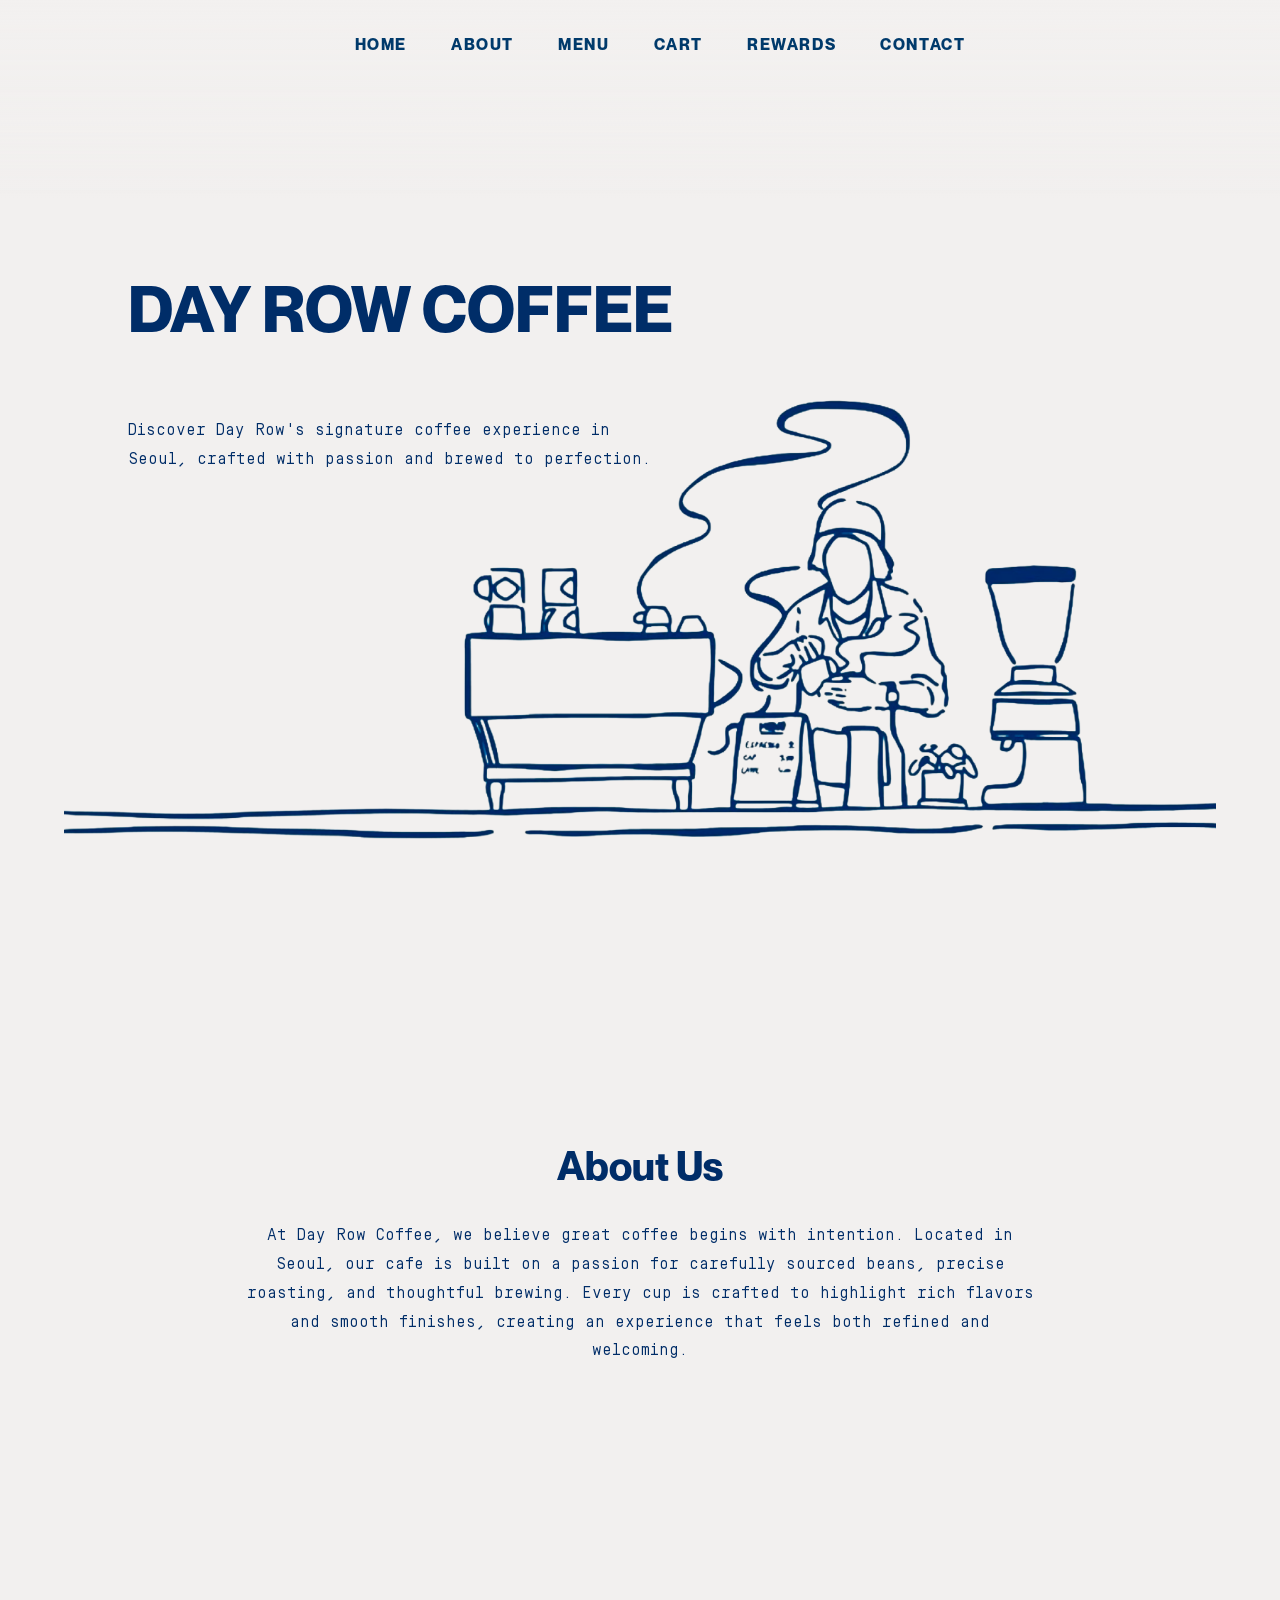
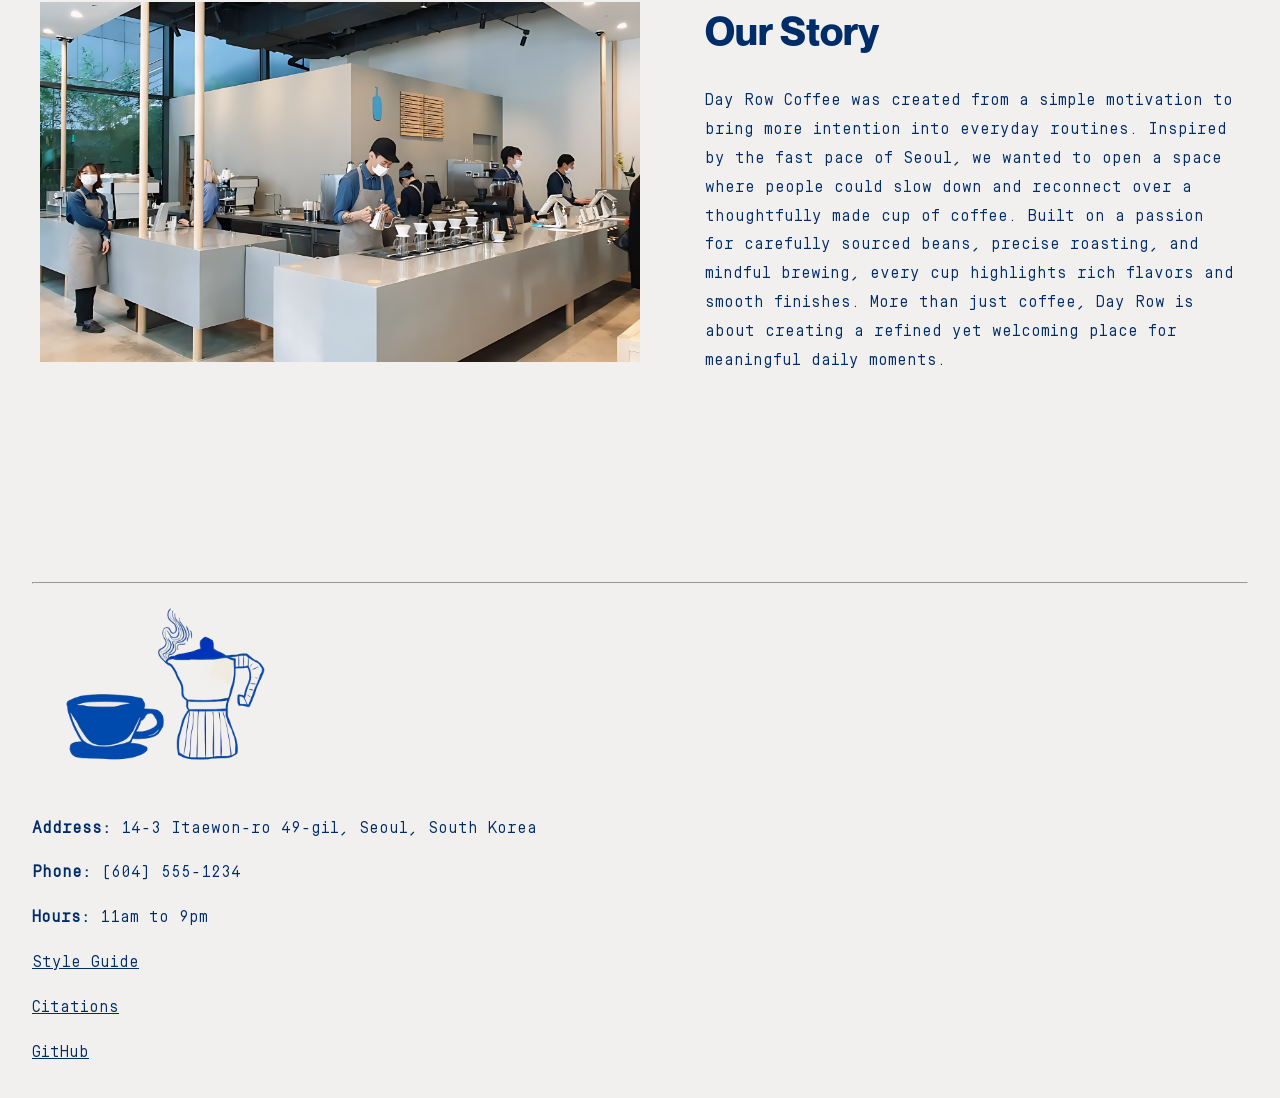
<file: index.html>
<!doctype html>
<html lang="en">
  <head>
    <!-- Page metadata and resource links -->
    <meta charset="UTF-8" />
    <meta name="viewport" content="width=device-width, initial-scale=1.0" />
    <title>DAY ROW</title>
    <link rel="icon" type="image/png" href="img/icon.jpg" />
    <link href="css/home.css" rel="stylesheet" />
    <link href="css/fonts.css" rel="stylesheet" />
  </head>

  <body>

    <!-- Navigation bar -->
    <header>
      <nav class="navbar">
        <ul>
          <li><a href="index.html">HOME</a></li>
          <li><a href="#about">ABOUT</a></li>
          <li><a href="menu.html">MENU</a></li>
          <li><a href="checkout.html">CART</a></li>
          <li><a href="rewards.html">REWARDS</a></li>
          <li><a href="review.html">CONTACT</a></li>
        </ul>
      </nav>
    </header>

    <!-- Hero section with main branding -->
    <section class="hero">
      <div class="hero-text">
        <h1>DAY ROW COFFEE</h1>
        <p>
          Discover Day Row's signature coffee experience in Seoul, crafted with
          passion and brewed to perfection.
        </p>
      </div>
    </section>

    <!-- Main page content -->
    <main>

      <!-- About section -->
      <section id="about">
        <h1>About Us</h1>
        <p>
          At Day Row Coffee, we believe great coffee begins with intention. 
          Located in Seoul, our cafe is built on a passion for carefully sourced beans, precise roasting, and thoughtful brewing. 
          Every cup is crafted to highlight rich flavors and smooth finishes, creating an experience that feels both refined and welcoming.
        </p>
      </section>
      
      <!-- Story section -->
      <section id="story">
        <div class="story-container">

          <!-- Cafe interior image -->
          <div id="story-image">
            <img src="img/cafeinterior.jpg" alt="a photography of day row coffee interior deisgn" class="cafe-img">
          </div>

          <!-- Story text content -->
          <div id="story-para">
            <h1>Our Story</h1>
            <p>
              Day Row Coffee was created from a simple motivation to bring more intention into everyday routines. 
              Inspired by the fast pace of Seoul, we wanted to open a space where people could slow down and reconnect over a thoughtfully made cup of coffee. 
              Built on a passion for carefully sourced beans, precise roasting, and mindful brewing, every cup highlights rich flavors and smooth finishes. 
              More than just coffee, Day Row is about creating a refined yet welcoming place for meaningful daily moments.
            </p>
          </div>

        </div>
      </section>

    </main>

    <!-- Footer -->
    <footer id="footer">
      <div class="footer-container">
        <hr/>

        <section id="logo">
          <div id="logo-container">
            <img src="img/logo.png" class="drc-logo">
          </div>
        </section>

        <p>
          <strong>Address:</strong> 14-3 Itaewon-ro 49-gil, Seoul, South Korea
        </p>
        <p><strong>Phone:</strong> (604) 555-1234</p>
        <p><strong>Hours:</strong> 11am to 9pm</p>

        <a href="style.html">
          <p>Style Guide</p>
        </a>

        <a href="style.html#citations">
          <p>Citations</p>
        </a>

        <a href="https://github.com/jswnm/p02">
          <p>GitHub</p>
        </a>
      </div>
    </footer>

  </body>
</html>
</file>
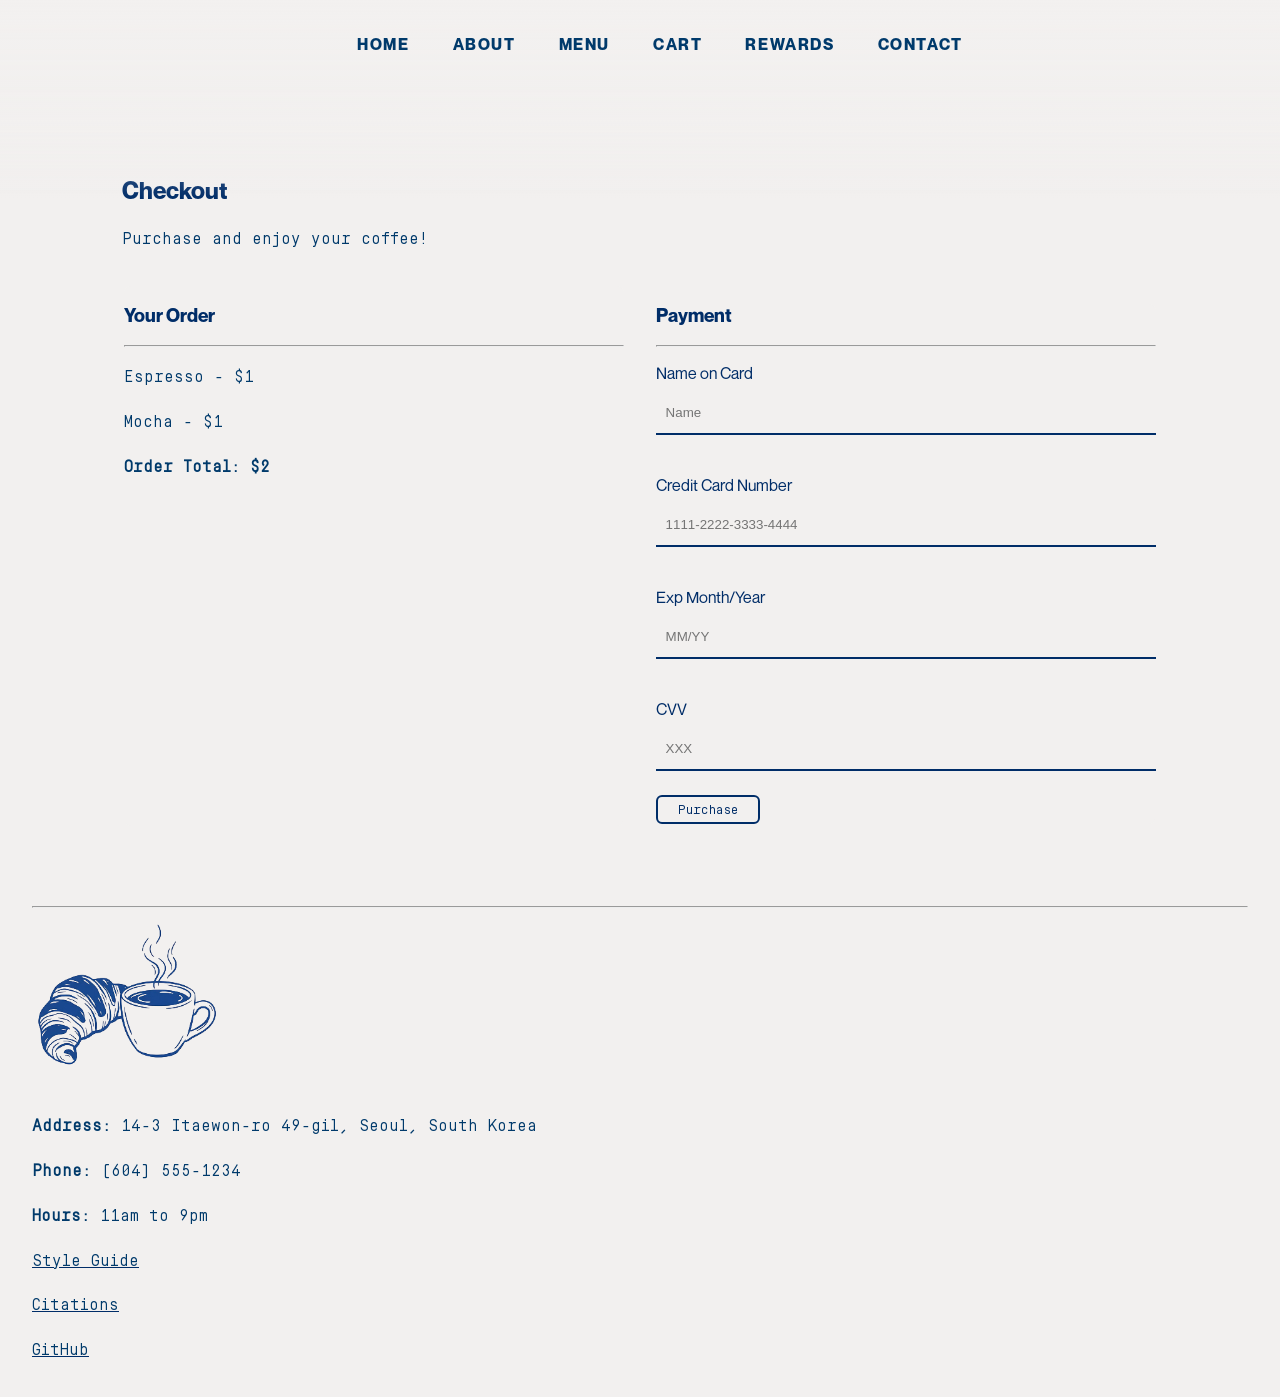
<file: checkout.html>
<!DOCTYPE html>
<html lang="en">
<head>
  <!-- Page metadata and resource links -->
  <meta charset="UTF-8">
  <meta name="viewport" content="width=device-width, initial-scale=1.0">
  <title>DAY ROW</title>
  <link rel="icon" type="image/png" href="img/icon.jpg" />
  <link rel="stylesheet" href="css/checkout.css">
  <link rel="stylesheet" href="css/fonts.css">
</head>

<body class="checkout-page">

  <!-- Navigation bar -->
  <header>
    <nav class="navbar">
      <ul>
        <li><a href="index.html">HOME</a></li>
        <li><a href="index.html#about">ABOUT</a></li>
        <li><a href="menu.html">MENU</a></li>
        <li><a href="checkout.html">CART</a></li>
        <li><a href="rewards.html">REWARDS</a></li>
        <li><a href="review.html">CONTACT</a></li>
      </ul>
    </nav>
  </header>

  <!-- Main checkout section -->
  <main class="checkout-cart">
    <section class="checkout-wrap">
      <div class="checkout-page-container"> 

      <!-- Checkout page title and description -->
      <div class="checkout-intro">
        <h1>Checkout</h1>
        <p>Purchase and enjoy your coffee!</p>
      </div>

      <!-- Layout container for order summary and payment -->
      <section class="checkout-layout">

        <!-- Order summary -->
        <div class="checkout-container">
          <h3>Your Order</h3>
          <hr>
          <p>Espresso - $1</p>
          <p>Mocha - $1</p>
          <p><strong>Order Total: $2</strong></p>
        </div>
        
        <!-- Payment form -->
        <div class="payment-container">
          <div class="payment-box">

            <!-- Payment section title -->
            <h3>Payment</h3>
            <hr class="paymentform-line">

            <!-- Credit card input form -->
            <form class="payment-form">
              <label for="cname">Name on Card</label>
              <input type="text" id="cname" placeholder="Name">

              <label for="ccnum">Credit Card Number</label>
              <input type="text" id="ccnum" placeholder="1111-2222-3333-4444">

              <label for="exp">Exp Month/Year</label>
              <input type="text" id="exp" placeholder="MM/YY">

              <label for="cvv">CVV</label>
              <input type="text" id="cvv" placeholder="XXX">

              <!-- Purchase button -->
              <button class="btn" type="submit">Purchase</button>
            </form>

          </div>
        </div>

      </section>
      </div>
    </section>
  </main>

  <!-- Footer -->
  <footer id="footer">
    <div class="footer-container">
      <hr/>

      <section id="logo">
        <div id="logo-container">
          <img src="img/logo3.png" class="drc-logo">
        </div>
      </section>

      <p>
        <strong>Address:</strong> 14-3 Itaewon-ro 49-gil, Seoul, South Korea
      </p>
      <p><strong>Phone:</strong> (604) 555-1234</p>
      <p><strong>Hours:</strong> 11am to 9pm</p>

      <a href="style.html">
        <p>Style Guide</p>
      </a>

      <a href="style.html#citations">
        <p>Citations</p>
      </a>

      <a href="https://github.com/jswnm/p02">
        <p>GitHub</p>
      </a>
    </div>
  </footer>

</body>
</html>
</file>
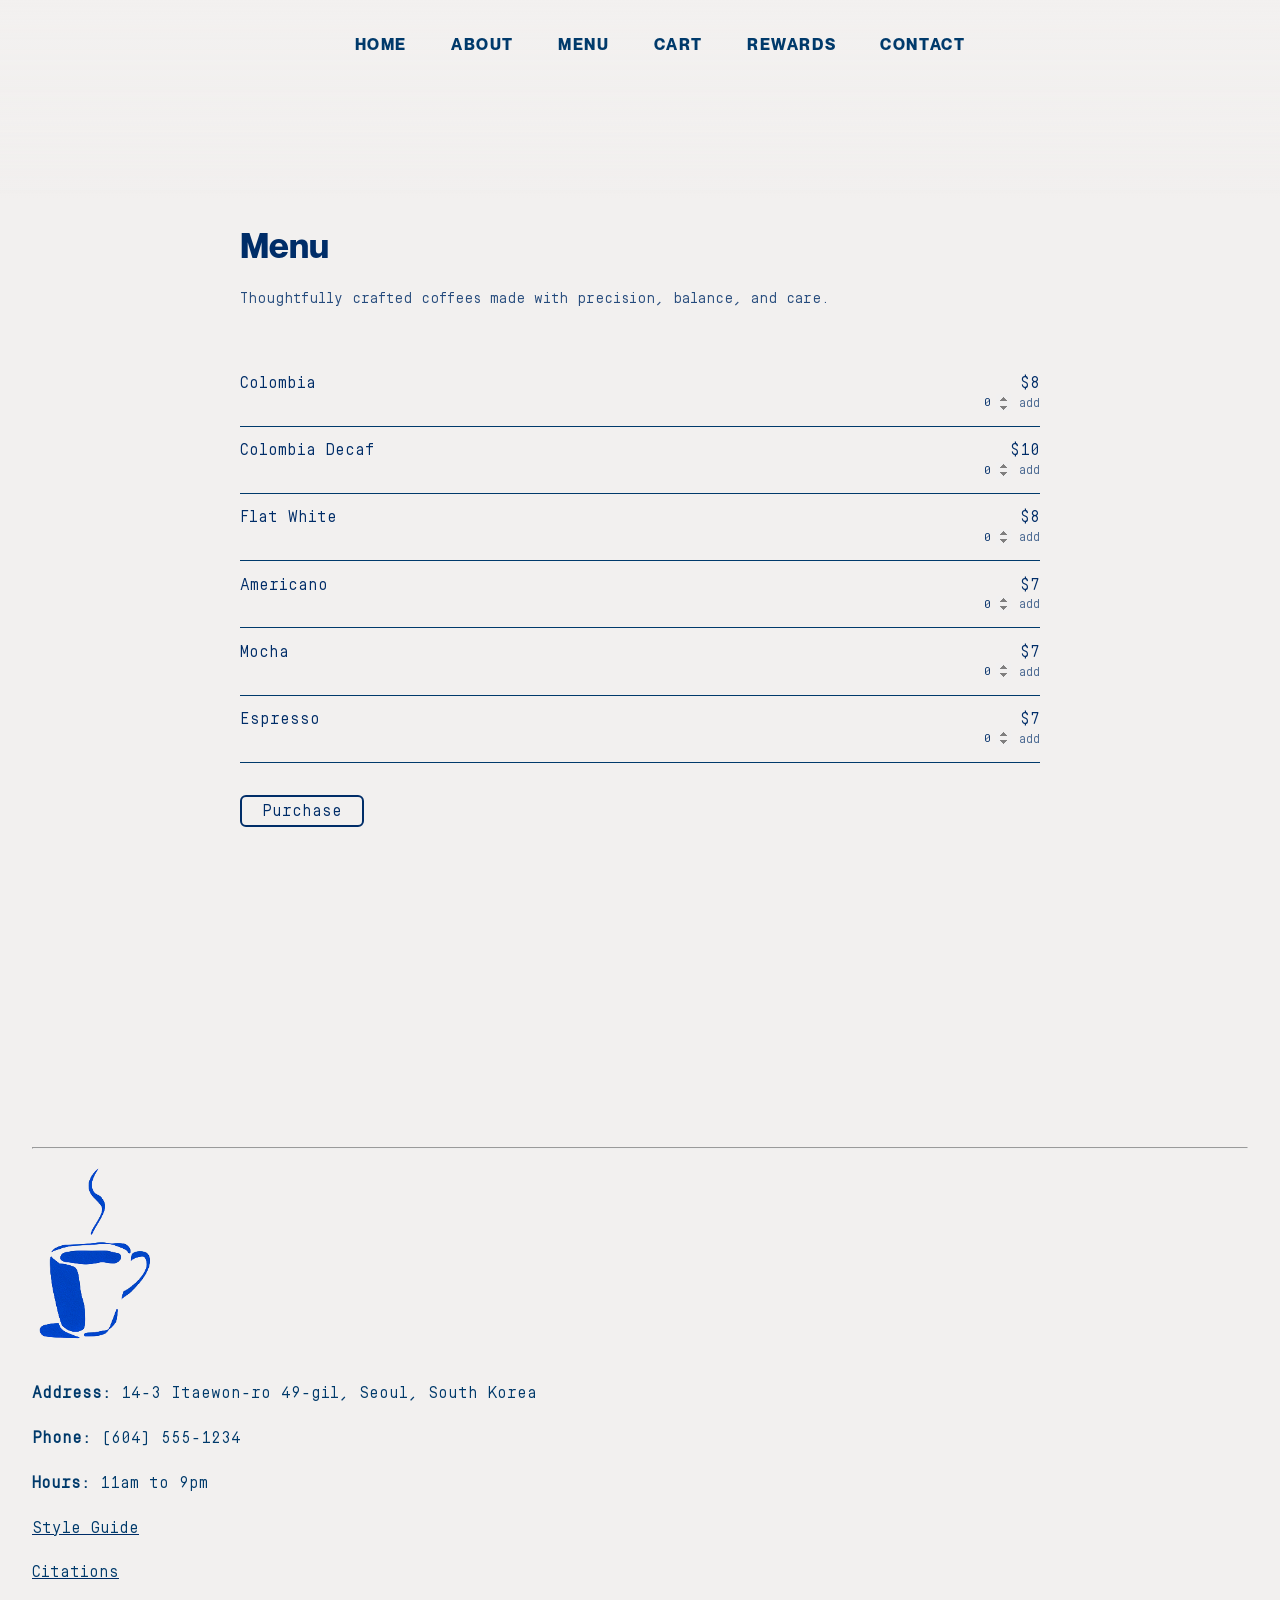
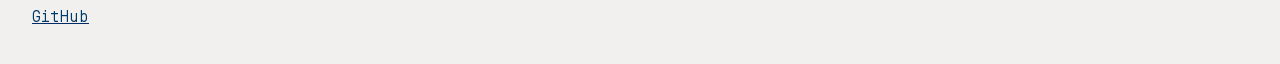
<file: menu.html>
<!doctype html>
<html lang="en">
  <head>
    <!-- Page metadata and stylesheet links -->
    <meta charset="UTF-8" />
    <meta name="viewport" content="width=device-width, initial-scale=1.0" />
    <title>DAY ROW</title>
    <link rel="icon" type="image/png" href="img/icon.jpg" />
    <link rel="stylesheet" href="css/fonts.css" />
    <link rel="stylesheet" href="css/menu.css" />
  </head>

  <body>

    <!-- Navigation bar -->
    <header>
      <nav class="navbar">
        <ul>
          <li><a href="index.html">HOME</a></li>
          <li><a href="index.html#about">ABOUT</a></li>
          <li><a href="menu.html">MENU</a></li>
          <li><a href="checkout.html">CART</a></li>
          <li><a href="rewards.html">REWARDS</a></li>
          <li><a href="review.html">CONTACT</a></li>
        </ul>
      </nav>
    </header>

    <main>

      <!-- Menu section -->
      <section class="menu-section">
        <div class="menu-container">

          <!-- Menu title and intro -->
          <h1 class="menu-title">Menu</h1>
          <p class="menu-intro">
            Thoughtfully crafted coffees made with precision, balance, and care.
          </p>

          <!-- Menu items list -->
          <div class="menu-list">

            <!-- Item 1 -->
            <div class="menu-row">
              <div class="menu-main">
                <span class="menu-name">Colombia </span>

                <div class="price-block">
                  <span class="menu-price">$8</span>
                  <div class="add-block">
                    <input type="number" class="menu-qty" value="0" min="0" />
                    <a class="menu-add" href="#">add</a>
                  </div>
                </div>
              </div>

              <!-- Item description -->
              <p class="menu-description">
                Balanced and smooth with a clean finish. Medium roast with
                bright acidity.
              </p>

              <!-- Item image -->
              <img class="menu-img" src="img/columbia.png" alt="a cup of espresso coffee">
            </div>

            <!-- Item 2 -->
            <div class="menu-row">
              <div class="menu-main">
                <span class="menu-name">Colombia Decaf</span>

                <div class="price-block">
                  <span class="menu-price">$10</span>
                  <div class="add-block">
                    <input type="number" class="menu-qty" value="0" min="0" />
                    <a class="menu-add" href="#">add</a>
                  </div>
                </div>
              </div>

              <!-- Item description -->
              <p class="menu-description">
                Full flavor without caffeine. Soft body with cocoa notes.
              </p>

              <!-- Item image -->
              <img class="menu-img" src="img/columbia.png" alt="a cup of columbia coffee">
            </div>

            <!-- Item 3 -->
            <div class="menu-row">
              <div class="menu-main">
                <span class="menu-name">Flat White</span>

                <div class="price-block">
                  <span class="menu-price">$8</span>
                  <div class="add-block">
                    <input type="number" class="menu-qty" value="0" min="0" />
                    <a class="menu-add" href="#">add</a>
                  </div>
                </div>
              </div>

              <!-- Item description -->
              <p class="menu-description">
                Velvety steamed milk blended with smooth espresso.
              </p>

              <!-- Item image -->
              <img class="menu-img" src="img/flatwhite.png" alt="a cup of flat white coffee">
            </div>

            <!-- Item 4 -->
            <div class="menu-row">
              <div class="menu-main">
                <span class="menu-name">Americano</span>

                <div class="price-block">
                  <span class="menu-price">$7</span>
                  <div class="add-block">
                    <input type="number" class="menu-qty" value="0" min="0" />
                    <a class="menu-add" href="#">add</a>
                  </div>
                </div>
              </div>

              <!-- Item description -->
              <p class="menu-description">
                Classic espresso diluted with hot water for a clean finish.
              </p>

              <!-- Item image -->
              <img class="menu-img" src="img/americano.png" alt="a cup of americano coffee">
            </div>

            <!-- Item 5 -->
            <div class="menu-row">
              <div class="menu-main">
                <span class="menu-name">Mocha</span>

                <div class="price-block">
                  <span class="menu-price">$7</span>
                  <div class="add-block">
                    <input type="number" class="menu-qty" value="0" min="0" />
                    <a class="menu-add" href="#">add</a>
                  </div>
                </div>
              </div>

              <!-- Item description -->
              <p class="menu-description">
                Rich chocolate combined with espresso and steamed milk.
              </p>

              <!-- Item image -->
              <img class="menu-img" src="img/mocha.png" alt="a cup of mocha coffee">
            </div>

            <!-- Item 6 -->
            <div class="menu-row">
              <div class="menu-main">
                <span class="menu-name">Espresso</span>

                <div class="price-block">
                  <span class="menu-price">$7</span>
                  <div class="add-block">
                    <input type="number" class="menu-qty" value="0" min="0" />
                    <a class="menu-add" href="#">add</a>
                  </div>
                </div>
              </div>

              <!-- Item description -->
              <p class="menu-description">
                Short, bold, and intense. The foundation of great coffee.
              </p>

              <!-- Item image -->
              <img class="menu-img" src="img/espresso.png" alt="a cup of espresso coffee">
            </div>

            <!-- Purchase button -->
            <a href="checkout.html" class="btn purchase-btn">Purchase</a>

          </div>
        </div>
      </section>

    </main>

    <!-- Footer -->
    <footer id="footer">
      <div class="footer-container">
        <hr />

        <section id="logo">
          <div id="logo-container">
            <img src="img/logo2.png" class="drc-logo" />
          </div>
        </section>

        <p>
          <strong>Address:</strong> 14-3 Itaewon-ro 49-gil, Seoul, South Korea
        </p>
        <p><strong>Phone:</strong> (604) 555-1234</p>
        <p><strong>Hours:</strong> 11am to 9pm</p>

        <a href="style.html">
          <p>Style Guide</p>
        </a>

        <a href="style.html#citations">
          <p>Citations</p>
        </a>

        <a href="https://github.com/jswnm/p02">
          <p>GitHub</p>
        </a>

      </div>
    </footer>

  </body>
</html>
</file>
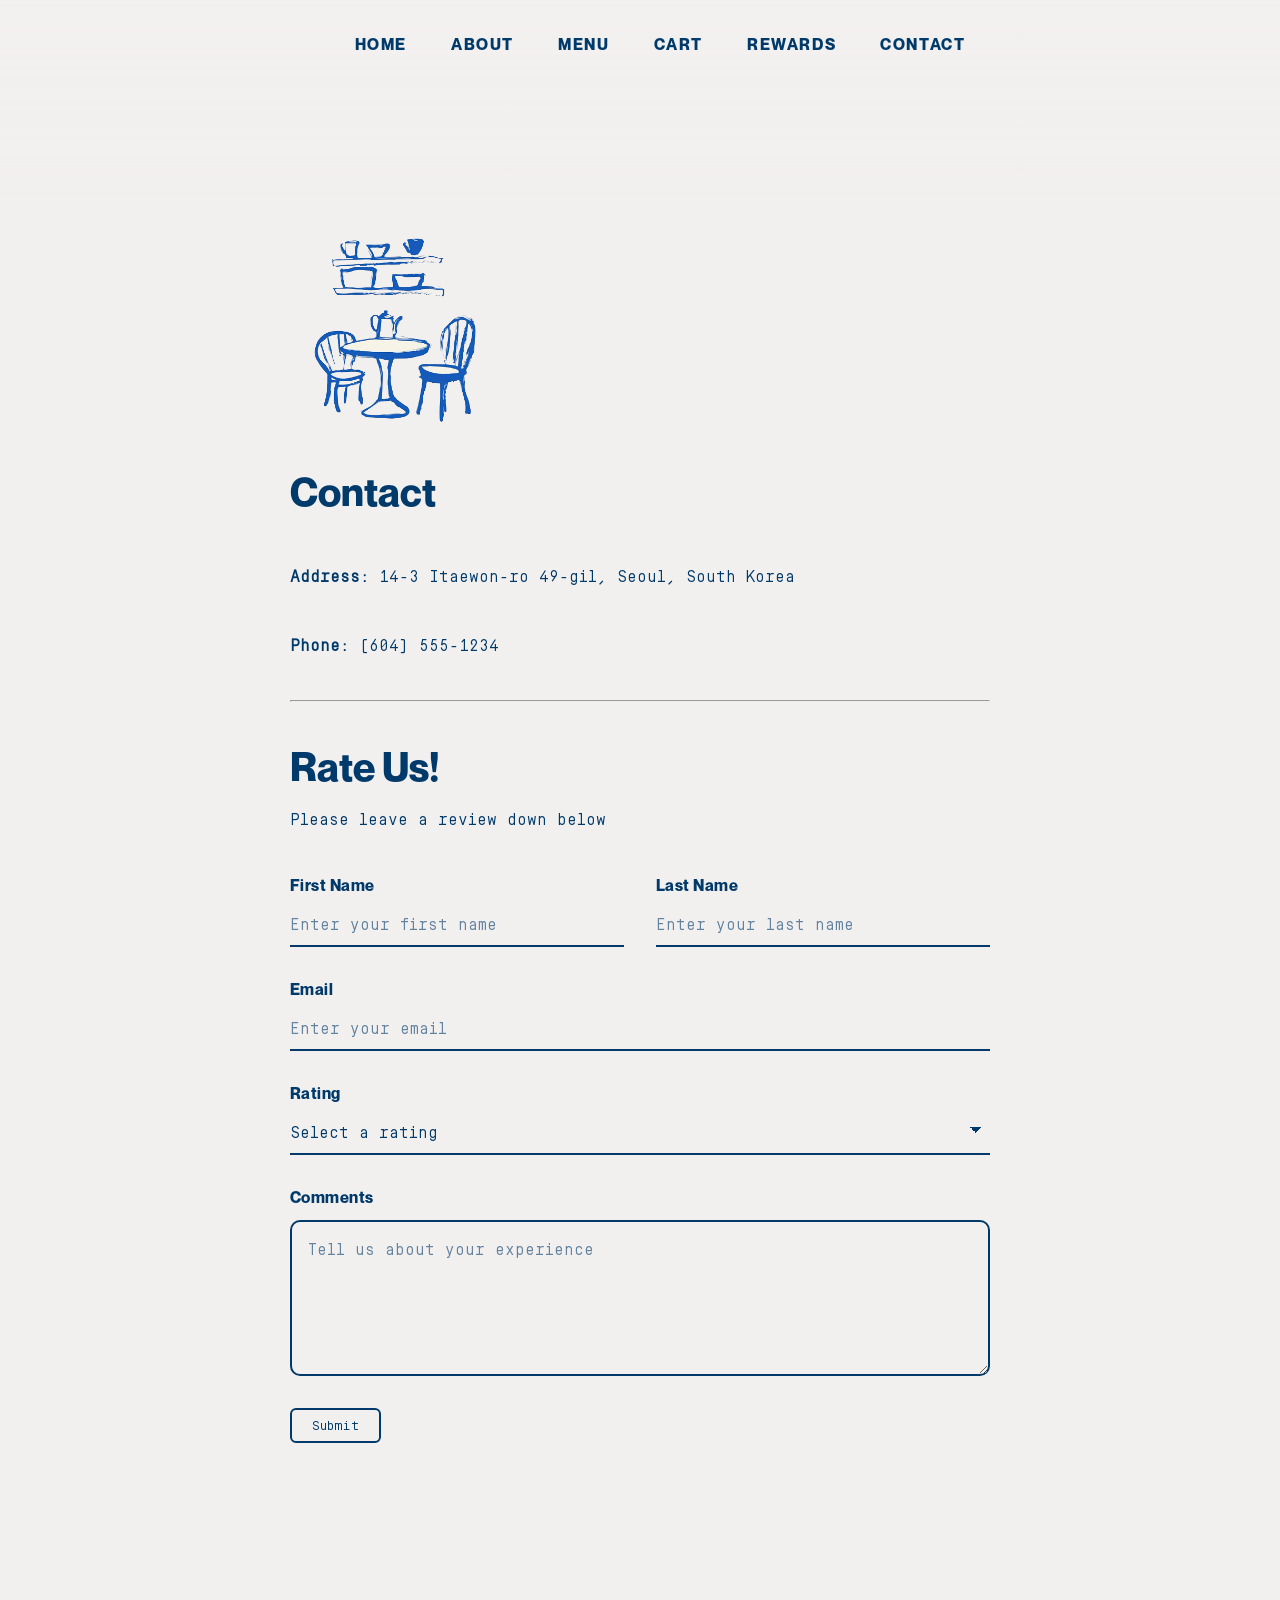
<file: review.html>
<!doctype html>
<html lang="en">
  <head>
    <!-- Page metadata and stylesheet links -->
    <meta charset="UTF-8" />
    <meta name="viewport" content="width=device-width, initial-scale=1.0" />
    <title>DAY ROW</title>
    <link rel="icon" type="image/png" href="img/icon.jpg" />
    <link rel="stylesheet" href="css/fonts.css" />
    <link rel="stylesheet" href="css/review.css" />
  </head>

  <body>

    <!-- Navigation bar -->
    <header>
      <nav class="navbar">
        <ul>
          <li><a href="index.html">HOME</a></li>
          <li><a href="index.html">ABOUT</a></li>
          <li><a href="menu.html">MENU</a></li>
          <li><a href="checkout.html">CART</a></li>
          <li><a href="rewards.html">REWARDS</a></li>
          <li><a href="review.html">CONTACT</a></li>
        </ul>
      </nav>
    </header>

    <main>

      <!-- Contact and review section -->
      <section id="cx-signup" class="rewards">

        <!-- Logo -->
        <section id="logo">
          <div id="logo-container">
            <img src="img/logo1.png" class="drc-logo" />
          </div>
        </section>

        <!-- Contact information -->
        <h1 class="contact-heading">Contact</h1>
        <p>
          <strong>Address:</strong> 14-3 Itaewon-ro 49-gil, Seoul, South Korea
        </p>
        <p><strong>Phone:</strong> (604) 555-1234</p>

        <!-- Review section -->
        <section>
          <hr>
          <h1>Rate Us!</h1>
          <p>Please leave a review down below</p>

          <!-- Review form -->
          <form class="rewards-form">

            <!-- Name inputs -->
            <div class="input-row">
              <div class="input-group">
                <label for="fname">First Name</label>
                <input type="text" id="fname" placeholder="Enter your first name">
              </div>

              <div class="input-group">
                <label for="lname">Last Name</label>
                <input type="text" id="lname" placeholder="Enter your last name">
              </div>
            </div>

            <!-- Email input -->
            <div class="input-group">
              <label for="email">Email</label>
              <input type="email" id="email" placeholder="Enter your email">
            </div>

            <!-- Rating dropdown -->
            <div class="input-group">
              <label for="rating">Rating</label>
              <select id="rating" name="rating">
                <option value="" disabled selected>Select a rating</option>
                <option value="5">5 — Excellent</option>
                <option value="4">4 — Good</option>
                <option value="3">3 — Okay</option>
                <option value="2">2 — Poor</option>
                <option value="1">1 — Very Poor</option>
              </select>
            </div>

            <!-- Comment textarea -->
            <div class="input-group">
              <label for="feedback-comments">Comments</label>
              <textarea id="feedback-comments" name="comments" placeholder="Tell us about your experience"></textarea>
            </div>

            <!-- Submit button -->
            <button class="btn" type="submit">Submit</button>

          </form>

        </section>
      </section>

    </main>

  </body>
</html>
</file>
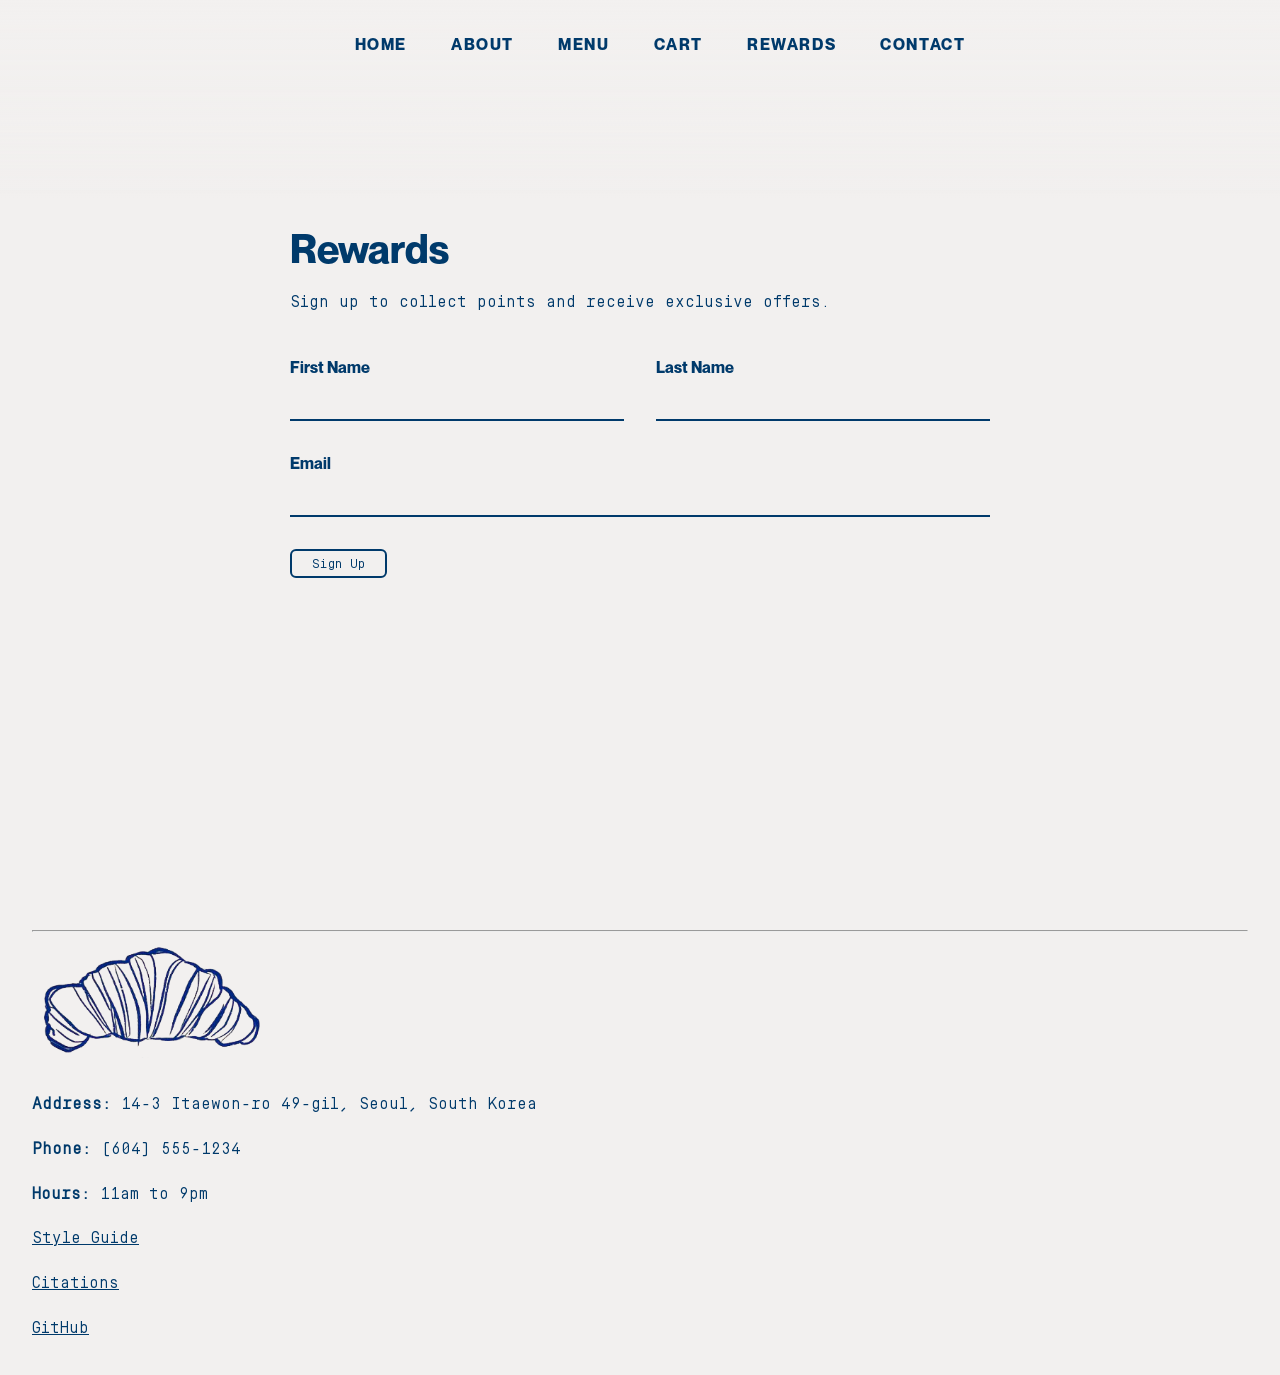
<file: rewards.html>
<!doctype html>
<html lang="en">
  <head>
    <!-- Page metadata and stylesheet links -->
    <meta charset="UTF-8" />
    <meta name="viewport" content="width=device-width, initial-scale=1.0" />
    <title>DAY ROW</title>
    <link rel="icon" type="image/png" href="img/icon.jpg" />
    <link rel="stylesheet" href="css/fonts.css" />
    <link rel="stylesheet" href="css/rewards.css" />
  </head>

  <body>

    <!-- Navigation bar -->
    <header>
      <nav class="navbar">
        <ul>
          <li><a href="index.html">HOME</a></li>
          <li><a href="index.html">ABOUT</a></li>
          <li><a href="menu.html">MENU</a></li>
          <li><a href="checkout.html">CART</a></li>
          <li><a href="rewards.html">REWARDS</a></li>
          <li><a href="review.html">CONTACT</a></li>
        </ul>
      </nav>
    </header>

    <main>

      <!-- Rewards signup section -->
      <section id="cx-signup" class="rewards">

        <!-- Rewards heading and description -->
        <h1>Rewards</h1>
        <p>Sign up to collect points and receive exclusive offers.</p>

        <!-- Rewards signup form -->
        <form class="rewards-form">

          <!-- First and last name inputs -->
          <div class="input-row">
            <div class="input-group">
              <label for="fname">First Name</label>
              <input type="text" id="fname">
            </div>

            <div class="input-group">
              <label for="lname">Last Name</label>
              <input type="text" id="lname">
            </div>
          </div>

          <!-- Email input -->
          <div class="input-group">
            <label for="email">Email</label>
            <input type="email" id="email">
          </div>

          <!-- Sign up button -->
          <button class="btn">Sign Up</button>

        </form>
      </section>

    </main>

    <!-- Footer -->
    <footer id="footer">
      <div class="footer-container">
        <hr />

        <section id="logo">
          <div id="logo-container">
            <img src="img/logo4.png" class="drc-logo" />
          </div>
        </section>

        <p>
          <strong>Address:</strong> 14-3 Itaewon-ro 49-gil, Seoul, South Korea
        </p>
        <p><strong>Phone:</strong> (604) 555-1234</p>
        <p><strong>Hours:</strong> 11am to 9pm</p>

        <a href="style.html">
          <p>Style Guide</p>
        </a>

        <a href="style.html#citations">
          <p>Citations</p>
        </a>

        <a href="https://github.com/jswnm/p02">
          <p>GitHub</p>
        </a>

      </div>
    </footer>

  </body>
</html>
</file>
<file: css/home.css>
/* Page background and default body spacing */
body {
  margin: 0;
  background-color: #f2f0ef;
}

/* Fixed header with soft fade effect */
header {
  position: fixed;
  top: 0;
  left: 0;
  width: 100%;
  z-index: 9999;
  height: 200px;
  background: linear-gradient(
    to bottom,
    rgba(242,240,239,0.98) 0%,
    rgba(242,240,239,0.92) 20%,
    rgba(242,240,239,0.75) 40%,
    rgba(242,240,239,0.45) 65%,
    rgba(242,240,239,0.18) 85%,
    rgba(242,240,239,0) 100%
  );
}

/* Paragraph styling */
p {
  font-family: 'Simplon Mono', sans-serif;
  color: #002D68;
  line-height: 1.8;
}

/* Main heading styling */
h1, h2 {
  color: #002D68;
  font-family: "NeueMontreal", sans-serif;
}

/* Navbar */
.navbar {
  display: flex;
  align-items: center;
  justify-content: center;
  padding-left: 10%;
  padding-right: 10%;
  padding-top: 0.5rem;
}

/* Navbar list items */
.navbar ul li {
  list-style-type: none;
  display: inline-block;
  padding: 10px 20px;
}

/* Navbar links */
.navbar ul li a {
  position: relative;
  color: #003a6b;
  font-family: "NeueMontreal", sans-serif;
  font-style: normal;
  font-weight: bold;
  text-decoration: none;
  font-size: 1rem;
  letter-spacing: 0.1em;
}

/* Animated underline for navbar links */
.navbar ul li a::after {
  content: "";
  position: absolute;
  left: 0;
  bottom: -4px;
  width: 100%;
  height: 2px;
  background-color: #000000;
  transform: scaleX(0);
  transform-origin: left;
  transition: transform 0.5s ease;
}

/* Navbar hover color */
.navbar ul li a:hover {
  color: #000000;
}

/* Navbar underline on hover */
.navbar ul li a:hover::after {
  transform: scaleX(1);
}

/* Hero section */
.hero {
  width: auto;
  min-height: 100vh;
  display: flex;
  position: relative;
  background-image: url("../img/newhero.png");
  background-size: cover;
  background-position: center;
  background-repeat: no-repeat;
  background-size: 90%;
  margin-top: 8rem;
}

/* Hero image positioning */
.hero-img {
  position: absolute;
  inset: 0;
  width: 100vh;
  height: 100vh;
  object-fit: cover;
}

/* Hero text container */
.hero-text {
  position: absolute;
  top: 25%;
  left: 10%;                
  transform: translateY(-50%); 
  z-index: 2;
  display: flex;
  flex-direction: column;
  align-items: flex-start;   
  text-align: left;           
}

/* Hero heading */
.hero-text h1 {
  font-family: 'NeueMontreal', sans-serif;
  color: #002D68;
  font-size: 4rem;
}

/* Hero paragraph width */
.hero-text p {
  width: min(55ch, 90vw);     
}

/* About section */
#about {
  max-width: 800px; 
  padding: 2rem 1rem;     
  margin: 4rem auto;     
  text-align: center;     
  margin-top: 3rem;   
  margin-bottom: 7rem; 
}

/* About heading */
#about h1 {
  font-family: "NeueMontreal", sans-serif;
  font-size: 2.5rem;
  margin-bottom: 2rem;
}

/* About paragraph */
#about p {
  font-family: "Simplon Mono", sans-serif;
  font-size: 1rem;
  line-height: 1.8;
}

/* Story section */
#story {
  padding: 3rem 1rem;
}

/* Story layout container */
.story-container {
  display: flex;
  align-items: center;
  justify-content: space-between;
  gap: 1.5rem;
  max-width: 1200px;
  margin: 0 auto;
  flex-wrap: wrap; 
}

/* Story image container */
#story-image {
  flex: 1.2; 
}

/* Cafe image styling */
.cafe-img {
  width: 600px;
  height: 100%; 
  object-fit: cover;    
  object-position: top;
  display: block;
}

/* Story text container */
#story-para {
  flex: 1;
}

/* Story heading */
#story-para h1 {
  font-size: 2.5rem;
  margin-bottom: 2rem;
}

/* Story paragraph */
#story-para p {
  line-height: 1.8;
  font-size: 1rem;
}

/* Footer */
footer {
  margin-top: 9rem;
}

/* Footer container spacing */
.footer-container {
  margin: 0 auto;
  margin: 2rem 2rem;
}

/* Footer logo container */
#logo-container {
  text-align: start; 
  margin-bottom: 2rem;
}

/* Footer logo size */
.drc-logo {
  width: 16rem;      
  height: auto; 
  display: block;     
}

/* Footer link styling */
.footer-container a,
.footer-container a:visited,
.footer-container a:active,
.footer-container a:focus {
  color: #002D68;
  text-decoration: underline;
}
</file>
<file: css/fonts.css>
/* I have picked Neue Montreal Font for Headings and Simplon Mono for paragraph fonts for now */
@font-face {
    font-family: "NeueMontreal";
    font-weight: normal;
	font-style: normal;
    src: url(../fonts/NeueMontreal-Regular.otf) format('truetype');
}

@font-face {
    font-family: "NeueMontreal";
    font-weight: bold;
	font-style: normal;
    src: url(../fonts/NeueMontreal-Bold.otf) format('truetype');
}

@font-face {
    font-family: "NeueMontreal";
    font-weight: normal;
	font-style: italic;
    src: url(../fonts/NeueMontreal-Italic.otf) format('truetype');
}

@font-face {
    font-family: "NeueMontreal";
    font-weight: bold;
	font-style: italic;
    src: url(../fonts/NeueMontreal-BoldItalic.otf) format('truetype');
}

@font-face {
    font-family: "NeueMontreal";
    font-weight: 300;
	font-style: normal;
    src: url(../fonts/NeueMontreal-Light.otf) format('truetype');
}

@font-face {
    font-family: "Simplon Mono";
    font-weight: normal;
	font-style: normal;
    src: url(../fonts/Simplon\ Mono.ttf) format('truetype');
}
</file>
<file: css/checkout.css>
/* Reset */
*,
*::before,
*::after {
  box-sizing: border-box;
}

/* Page body styling */
body {
  font-family: 'NeueMontreal', sans-serif;
  padding-top: 3rem;
  margin: 0;
  background-color: #f2f0ef;
}

/* Fixed header with gradient background */
header {
  position: fixed;
  top: 0;
  left: 0;
  width: 100%;
  z-index: 9999;
  height: 200px;
  background: linear-gradient(
    to bottom,
    rgba(242,240,239,0.98) 0%,
    rgba(242,240,239,0.92) 20%,
    rgba(242,240,239,0.75) 40%,
    rgba(242,240,239,0.45) 65%,
    rgba(242,240,239,0.18) 85%,
    rgba(242,240,239,0) 100%
  );
}

/* Typography */

p {
  font-family: 'Simplon Mono', sans-serif;
  color: #003A6B;
  line-height: 1.8;
}

/* Shared heading colors */
h1, h2, h3 {
  color: #002D68;
}

/* Shared navbar */
.navbar {
  display: flex;
  align-items: center;
  justify-content: center;
  padding-left: 10%;
  padding-right: 10%;
  padding-top: 0.5rem;
}

/* Navbar list items */
.navbar ul li {
  list-style-type: none;
  display: inline-block;
  padding: 10px 20px;
}

/* Navbar links */
.navbar ul li a {
  position: relative;
  color: #003a6b;
  font-family: "NeueMontreal", sans-serif;
  font-style: normal;
  font-weight: bold;
  text-decoration: none;
  font-size: 1rem;
  letter-spacing: 0.1em;
}

/* Animated underline effect */
.navbar ul li a::after {
  content: "";
  position: absolute;
  left: 0;
  bottom: -4px;
  width: 100%;
  height: 2px;
  background-color: #000000;
  transform: scaleX(0);
  transform-origin: left;
  transition: transform 0.5s ease;
}

/* Navbar hover state */
.navbar ul li a:hover {
  color: #000000;
}

/* Navbar underline on hover */
.navbar ul li a:hover::after {
  transform: scaleX(1);
}

/* Layout */

.checkout-cart {
  margin-top: 8rem;
}

/* Main checkout layout */
.checkout-layout {
  display: flex;
  justify-content: center;
  align-items: flex-start;
  gap: 2rem;
  max-width: 1100px;
  margin: 3rem auto;
  width: 100%;
}

/* Intro section spacing */
.checkout-intro {
  margin-left: 5rem;
}

/* Intro responsive spacing */
@media (max-width: 800px) {
  .checkout-intro {
    margin-left: 0.5rem;
    padding-right: 0.5rem;
  }
}

/* Shared width for order and payment sections */
.checkout-container,
.payment-container {
  flex: 1;
  max-width: 500px;
  width: 100%;
}

/* Order summary box */

.checkout-container {
  background: #f2f0ef;
  border-radius: 8px;
  height: 540px;
}

/* Overall page container */
.checkout-page-container {
  max-width: 1100px;
  margin: 5rem auto;
  width: 100%;
}

/* Updated intro spacing */
.checkout-intro {
  margin-left: 2rem;
}

/* Updated layout spacing */
.checkout-layout {
  margin: 2rem 0 0;
}

/* Payment */

.payment-box {
  background: #f2f0ef;
  border-radius: 8px;
}

/* Payment form styling */

.payment-form label {
  margin-top: 1rem;
  font-family: "NeueMontreal", sans-serif;
  display: block;
  margin-bottom: 0.5rem;
  color: #002D68;
}

/* Remove default focus outline */
.payment-form input:focus {
  outline: none;
}

/* Payment input fields */
.payment-form input {
  border: none;
  width: 100%;
  height: 44px;
  margin-bottom: 1.5rem;
  padding: 0.6rem;
  border-bottom: 2px solid #002D68;
  background: #f2f0ef;
}

/* Divider under payment heading */
.paymentform-line {
  margin-bottom: 1rem;
}

/* Button */

.btn {
  font-family: 'Simplon Mono', sans-serif;
  padding: 5px 20px;
  border: 2px solid #002D68;
  background: none;
  color: #002D68;
  border-radius: 6px;
  cursor: pointer;
  transition: transform 0.3s ease, background-color 0.3s ease;
  background-color: #f2f0ef;
}

/* Button hover effect */
.btn:hover {
  transform: scale(1.05);
  background-color: #f2f0ef;
}

/* Footer */

footer {
  margin-top: 0rem;
}

/* Footer container spacing */
.footer-container {
  margin: 0 auto;
  margin: 2rem 2rem;
}

/* Footer logo alignment */
#logo-container {
  text-align: start; 
  margin-bottom: 2rem;
}

/* Footer logo size */
.drc-logo {
  width: 12rem;     
  height: auto; 
  display: block;     
}

/* Footer link styling */
.footer-container a,
.footer-container a:visited,
.footer-container a:active,
.footer-container a:focus {
  color: #002D68;
  text-decoration: underline;
}

/* Responsive layout */

@media (max-width: 800px) {
  .checkout-layout {
    flex-direction: column;
    align-items: center;
  }

  .checkout-container,
  .payment-container {
    max-width: 100%;
  }
}
</file>
<file: css/menu.css>
/* Page background and body spacing */
body {
  margin: 0;
  background-color: #f2f0ef;
}

/* Fixed header with gradient fade */
header {
  position: fixed;
  top: 0;
  left: 0;
  width: 100%;
  z-index: 9999;
  height: 200px;
  background: linear-gradient(
    to bottom,
    rgba(242,240,239,0.98) 0%,
    rgba(242,240,239,0.92) 20%,
    rgba(242,240,239,0.75) 40%,
    rgba(242,240,239,0.45) 65%,
    rgba(242,240,239,0.18) 85%,
    rgba(242,240,239,0) 100%
  );
}

/* Paragraph styling */
p {
  font-family: 'Simplon Mono', sans-serif;
  color: #003A6B;
  line-height: 1.8;
}

/* Heading styling */
h1, h2 {
  color: #003A6B;
  font-family: "NeueMontreal", sans-serif;
}

/* Navbar */
.navbar {
  display: flex;
  align-items: center;
  justify-content: center;
  padding-left: 10%;
  padding-right: 10%;
  padding-top: 0.5rem;
}

/* Navbar list items */
.navbar ul li {
  list-style-type: none;
  display: inline-block;
  padding: 10px 20px;
}

/* Navbar links */
.navbar ul li a {
  position: relative;
  color: #003a6b;
  font-family: "NeueMontreal", sans-serif;
  font-style: normal;
  font-weight: bold;
  text-decoration: none;
  font-size: 1rem;
  letter-spacing: 0.1em;
}

/* Navbar underline animation */
.navbar ul li a::after {
  content: "";
  position: absolute;
  left: 0;
  bottom: -4px;
  width: 100%;
  height: 2px;
  background-color: #000000;
  transform: scaleX(0);
  transform-origin: left;
  transition: transform 0.5s ease;
}

/* Navbar hover color */
.navbar ul li a:hover {
  color: #000000;
}

/* Navbar underline on hover */
.navbar ul li a:hover::after {
  transform: scaleX(1);
}

/* Menu section spacing */
.menu-section {
  margin: 14rem auto;
  padding: 0 1.5rem;
}

/* Menu container width */
.menu-container {
  max-width: 800px;
  margin: 0 auto;
}

/* Menu title */
.menu-title {
  font-family: "NeueMontreal", sans-serif;
  font-size: 2.2rem;
  color: #002D68;
}

/* Menu intro text */
.menu-intro {
  font-family: "Simplon Mono", sans-serif;
  font-size: 0.9rem;
  color: #002D68;
  margin-bottom: 3rem;
  max-width: 70ch;
  line-height: 1.7;
  opacity: 0.85;
  margin-top: -.5rem;
}

/* Menu list layout */
.menu-list {
  display: flex;
  flex-direction: column;
}

/* Menu row */
.menu-row {
  padding: 0.9rem 0;
  border-bottom: 1px solid #003A6B;
  cursor: pointer;
  transition: padding 0.25s ease;
}

/* Top row layout */
.menu-main {
  display: flex;
  justify-content: space-between;
  align-items: baseline;
  gap: 1.5rem;
}

/* Menu item name and price */
.menu-name,
.menu-price {
  font-family: "Simplon Mono", sans-serif;
  font-size: 1rem;
  color: #002D68;
  transition: color 0.2s ease;
}

/* Price and add section */
.price-block {
  display: flex;
  flex-direction: column;
  align-items: flex-end;
  gap: 0.15rem;
}

/* Add link styling */
.menu-add {
  font-family: "Simplon Mono", sans-serif;
  font-size: .8rem;
  text-decoration: none;
  color: #002D68;
  opacity: 0.7;
  transition: color 0.2s ease, opacity 0.2s ease, text-decoration 0.2s ease;
}

/* Add link hover effect */
.menu-add:hover {
  color: #000000;
  text-decoration: underline;
  opacity: 1;
}

/* Hidden item description */
.menu-description {
  font-family: "Simplon Mono", sans-serif;
  font-size: 0.8rem;
  color: #002D68;
  margin: 0;
  line-height: 1.5;
  max-height: 0;
  overflow: hidden;
  opacity: 0;
  transform: translateY(-4px);
  transition:
    max-height 0.25s ease,
    opacity 0.2s ease,
    transform 0.2s ease;
}

/* Hidden menu image */
.menu-img {
  display: block;
  width: 5rem;
  height: auto;
  margin-top: 0;
  max-height: 0;
  overflow: hidden;
  opacity: 0;
  transform: translateY(-10px);
}

/* Expand row on hover */
.menu-row:hover {
  padding-bottom: 1.5rem;
}

/* Show description on hover */
.menu-row:hover .menu-description {
  max-height: 55px;
  opacity: 1;
  transform: translateY(4px);
}

/* Show image on hover */
.menu-row:hover .menu-img {
  max-height: 160px;
  opacity: 1;
  transform: translateY(0);
  margin-top: 0.75rem;
}

/* Darken text on hover */
.menu-row:hover .menu-name,
.menu-row:hover .menu-price {
  color: #000000;
}

/* Responsive menu styles */
@media (max-width: 700px) {
  .menu-title {
    font-size: 1.8rem;
  }

  .menu-name,
  .menu-price {
    font-size: 0.9rem;
  }

  .menu-description {
    font-size: 0.75rem;
  }

  .menu-img {
    width: 100px;
  }
}

/* Footer */
footer {
  margin-top: 20rem;
}

/* Footer container spacing */
.footer-container {
  margin: 0 auto;
  margin: 2rem 2rem;
}

/* Footer logo container */
#logo-container {
  text-align: start; 
  margin-bottom: 2rem;
}

/* Footer logo size */
.drc-logo {
  width: 8rem;      
  height: auto; 
  display: block;     
}

/* Footer link styling */
.footer-container a,
.footer-container a:visited,
.footer-container a:active,
.footer-container a:focus {
  color: #002D68;
  text-decoration: underline;
}

/* Shared button style */
.btn {
  display: inline-block;
  font-family: 'Simplon Mono', sans-serif;
  padding: 5px 20px;
  border: 2px solid #002D68;
  background: none;
  color: #002D68;
  border-radius: 6px;
  cursor: pointer;
  text-decoration: none;
  transition: transform 0.3s ease, background-color 0.3s ease;
  background-color: #f2f0ef;
}

/* Button hover effect */
.btn:hover {
  transform: scale(1.05);
}

/* Purchase button alignment */
.purchase-btn {
  display: block;
  width: fit-content;
  margin-right: auto;
  margin-top: 2rem;
}

/* Add controls layout */
.add-block {
  display: flex;
  align-items: center;
  gap: 0.4rem;
}

/* Quantity input styling */
.menu-qty {
  width: 2rem;
  font-family: "Simplon Mono", sans-serif;
  font-size: 0.75rem;
  color: #002D68;
  border: none;
  background: transparent;
  text-align: center;
  padding: 2px 2px;
  outline: none;
  transition: border-color 0.25s ease;
}

/* Quantity input focus */
.menu-qty:focus {
  border-bottom: 1.5px solid #000000;
}

/* Quantity spinner styling */
.menu-qty::-webkit-inner-spin-button {
  opacity: 0.7;
  height: 1.2rem;
}
</file>
<file: css/review.css>
/* Page background and body spacing */
body {
  margin: 0;
  background-color: #f2f0ef;
}

/* Fixed header with gradient fade */
header {
  position: fixed;
  top: 0;
  left: 0;
  width: 100%;
  z-index: 9999;
  height: 200px;
  background: linear-gradient(
    to bottom,
    rgba(242,240,239,0.98) 0%,
    rgba(242,240,239,0.92) 20%,
    rgba(242,240,239,0.75) 40%,
    rgba(242,240,239,0.45) 65%,
    rgba(242,240,239,0.18) 85%,
    rgba(242,240,239,0) 100%
  );
}

/* Paragraph styling */
p {
  font-family: 'Simplon Mono', sans-serif;
  color: #003A6B;
  line-height: 1.8;
}

/* Heading styling */
h1, h2 {
  color: #003A6B;
  font-family: "NeueMontreal", sans-serif;
}

/* Navbar */
.navbar {
  display: flex;
  align-items: center;
  justify-content: center;
  padding-left: 10%;
  padding-right: 10%;
  padding-top: 0.5rem;
}

/* Navbar list items */
.navbar ul li {
  list-style-type: none;
  display: inline-block;
  padding: 10px 20px;
}

/* Navbar links */
.navbar ul li a {
  position: relative;
  color: #003a6b;
  font-family: "NeueMontreal", sans-serif;
  font-style: normal;
  font-weight: bold;
  text-decoration: none;
  font-size: 1rem;
  letter-spacing: 0.1em;
}

/* Navbar underline animation */
.navbar ul li a::after {
  content: "";
  position: absolute;
  left: 0;
  bottom: -4px;
  width: 100%;
  height: 2px;
  background-color: #000000;
  transform: scaleX(0);
  transform-origin: left;
  transition: transform 0.5s ease;
}

/* Navbar hover color */
.navbar ul li a:hover {
  color: #000000;
}

/* Navbar underline on hover */
.navbar ul li a:hover::after {
  transform: scaleX(1);
}

/* Footer */
footer {
  margin-top: 22rem;
}

/* Footer container spacing */
.footer-container {
  margin: 0 auto;
  margin: 2rem 2rem;
}

/* Footer logo container */
#logo-container {
  text-align: start;
  margin-bottom: 2rem;
}

/* Contact heading spacing */
.contact-heading {
  padding-bottom: 2rem;
}

/* Logo image size */
.drc-logo {
  width: 13rem;
  height: auto;
  display: block;
}

/* Footer link styling */
.footer-container a,
.footer-container a:visited,
.footer-container a:active,
.footer-container a:focus {
  color: #003A6B;
  text-decoration: underline;
}

/* Rewards section */
.rewards {
  max-width: 700px;
  margin: 14rem auto;
  padding: 0 2rem;
  color: #003A6B;
}

/* Rewards heading */
.rewards h1 {
  font-size: 2.5rem;
  margin-bottom: 0.75rem;
}

/* Rewards paragraph */
.rewards p {
  margin-bottom: 2.5rem;
}

/* Rewards form layout */
.rewards-form {
  display: flex;
  flex-direction: column;
  gap: 0.5rem;
}

/* Row for grouped inputs */
.input-row {
  display: flex;
  gap: 2rem;
  flex-wrap: wrap;
}

/* Input group container */
.input-group {
  flex: 1 1;
  display: flex;
  flex-direction: column;
  margin-bottom: 1.5rem;
}

/* Input labels */
.input-group label {
  font-family: "NeueMontreal", sans-serif;
  font-weight: bold;
  margin-bottom: 0.6rem;
  letter-spacing: 0.03em;
}

/* Shared input, select, and textarea styling */
.input-group input,
.input-group select,
.input-group textarea {
  border: none;
  border-bottom: 2px solid #003A6B;
  background: transparent;
  padding: 0.7rem 0;
  font-family: "Simplon Mono", sans-serif;
  font-size: 1rem;
  color: #003A6B;
  outline: none;
  transition: border-color 0.3s ease, background-color 0.3s ease;
}

/* Rating dropdown styling */
.input-group select {
  appearance: none;
  -webkit-appearance: none;
  -moz-appearance: none;
  cursor: pointer;
  padding-right: 2rem;
  background-image: linear-gradient(45deg, transparent 50%, #003A6B 50%),
                    linear-gradient(135deg, #003A6B 50%, transparent 50%);
  background-position: calc(100% - 14px) calc(50% - 3px),
                       calc(100% - 8px) calc(50% - 3px);
  background-size: 6px 6px, 6px 6px;
  background-repeat: no-repeat;
}

/* Comments textarea styling */
.input-group textarea {
  min-height: 120px;
  resize: vertical;
  border: 2px solid #003A6B;
  border-radius: 10px;
  padding: 1rem;
  margin-top: 0.2rem;
  line-height: 1.6;
}

/* Focus states for form fields */
.input-group input:focus,
.input-group select:focus {
  border-bottom: 2px solid #000000;
}

/* Textarea focus state */
.input-group textarea:focus {
  border: 2px solid #000000;
}

/* Placeholder styling */
.input-group textarea::placeholder,
.input-group input::placeholder {
  color: rgba(0, 58, 107, 0.6);
}

/* Button styling */
.btn {
  font-family: 'Simplon Mono', sans-serif;
  padding: 8px 20px;
  border: 2px solid #003A6B;
  background: none;
  color: #003A6B;
  border-radius: 6px;
  cursor: pointer;
  background-color: #f2f0ef;
  transition: transform 0.3s ease;
  width: fit-content;
}

/* Button hover effect */
.btn:hover {
  transform: scale(1.05);
}
</file>
<file: css/rewards.css>
/* Page background and body spacing */
body {
  margin: 0;
  background-color: #f2f0ef;
}

/* Fixed header with gradient fade */
header {
  position: fixed;
  top: 0;
  left: 0;
  width: 100%;
  z-index: 9999;
  height: 200px;
  background: linear-gradient(
    to bottom,
    rgba(242,240,239,0.98) 0%,
    rgba(242,240,239,0.92) 20%,
    rgba(242,240,239,0.75) 40%,
    rgba(242,240,239,0.45) 65%,
    rgba(242,240,239,0.18) 85%,
    rgba(242,240,239,0) 100%
  );
}

/* Paragraph styling */
p {
  font-family: 'Simplon Mono', sans-serif;
  color: #003A6B;
  line-height: 1.8;
}

/* Heading styling */
h1, h2 {
  color: #003A6B;
  font-family: "NeueMontreal", sans-serif;
}

/* Navbar */
.navbar {
  display: flex;
  align-items: center;
  justify-content: center;
  padding-left: 10%;
  padding-right: 10%;
  padding-top: 0.5rem;
}

/* Navbar list items */
.navbar ul li {
  list-style-type: none;
  display: inline-block;
  padding: 10px 20px;
}

/* Navbar links */
.navbar ul li a {
  position: relative;
  color: #003a6b;
  font-family: "NeueMontreal", sans-serif;
  font-style: normal;
  font-weight: bold;
  text-decoration: none;
  font-size: 1rem;
  letter-spacing: 0.1em;
}

/* Navbar underline animation */
.navbar ul li a::after {
  content: "";
  position: absolute;
  left: 0;
  bottom: -4px;
  width: 100%;
  height: 2px;
  background-color: #000000;
  transform: scaleX(0);
  transform-origin: left;
  transition: transform 0.5s ease;
}

/* Navbar hover color */
.navbar ul li a:hover {
  color: #000000;
}

/* Navbar underline on hover */
.navbar ul li a:hover::after {
  transform: scaleX(1);
}

/* Footer */
footer {
  margin-top: 22rem;
}

/* Footer container spacing */
.footer-container {
  margin: 0 auto;
  margin: 2rem 2rem;
}

/* Footer logo container */
#logo-container {
  text-align: start; 
  margin-bottom: 2rem;
}

/* Footer logo size */
.drc-logo {
  width: 15rem;      
  height: auto; 
  display: block;     
}

/* Footer link styling */
.footer-container a,
.footer-container a:visited,
.footer-container a:active,
.footer-container a:focus {
  color: #003A6B;
  text-decoration: underline;
}

/* Rewards section */
.rewards {
  max-width: 700px;
  margin: 14rem auto;
  padding: 0 2rem;
  color: #003A6B;
}

/* Rewards heading */
.rewards h1 {
  font-size: 2.5rem;
  margin-bottom: 0.75rem;
}

/* Rewards paragraph */
.rewards p {
  margin-bottom: 2.5rem;
}

/* Input row layout */
.input-row {
  display: flex;
  gap: 2rem;
  flex-wrap: wrap;
}

/* Input group container */
.input-group {
  flex: 1 1 250px;
  display: flex;
  flex-direction: column;
  margin-bottom: 2rem;
}

/* Input labels */
.input-group label {
  font-family: "NeueMontreal", sans-serif;
  font-weight: bold;
  margin-bottom: 0.5rem;
}

/* Input field styling */
.input-group input {
  border: none;
  border-bottom: 2px solid #003A6B;
  background: transparent;
  padding: 0.5rem 0;
  font-family: "Simplon Mono", sans-serif;
  font-size: 1rem;
  color: #003A6B;
  outline: none;
}

/* Input focus state */
.input-group input:focus {
  border-bottom: 2px solid #000000;
}

/* Button */
.btn {
  font-family: 'Simplon Mono', sans-serif;
  padding: 5px 20px;
  border: 2px solid #003A6B;
  background: none;
  color: #003A6B;
  border-radius: 6px;
  cursor: pointer;
  transition: transform 0.3s ease, background-color 0.3s ease;
  background-color: #f2f0ef;
}

/* Button hover effect */
.btn:hover {
  transform: scale(1.05);
  background-color: #f2f0ef;
}
</file>
